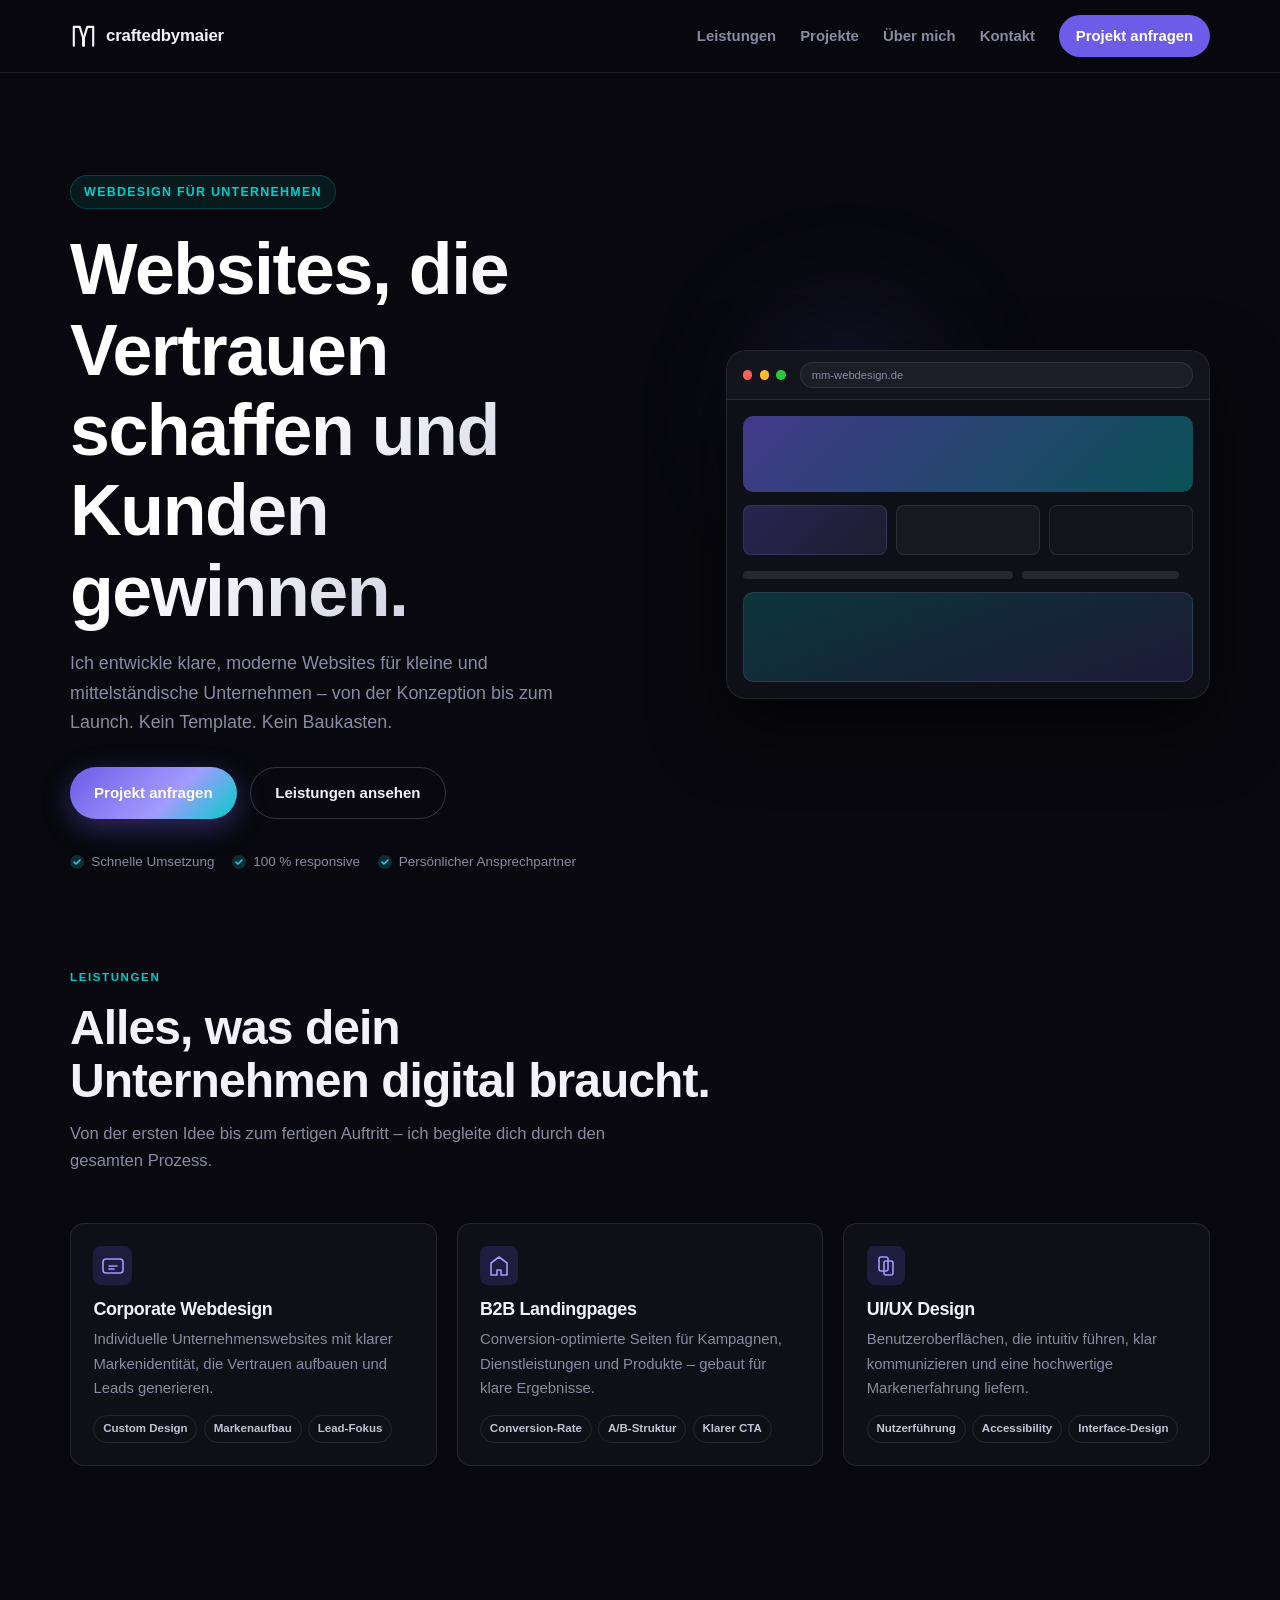
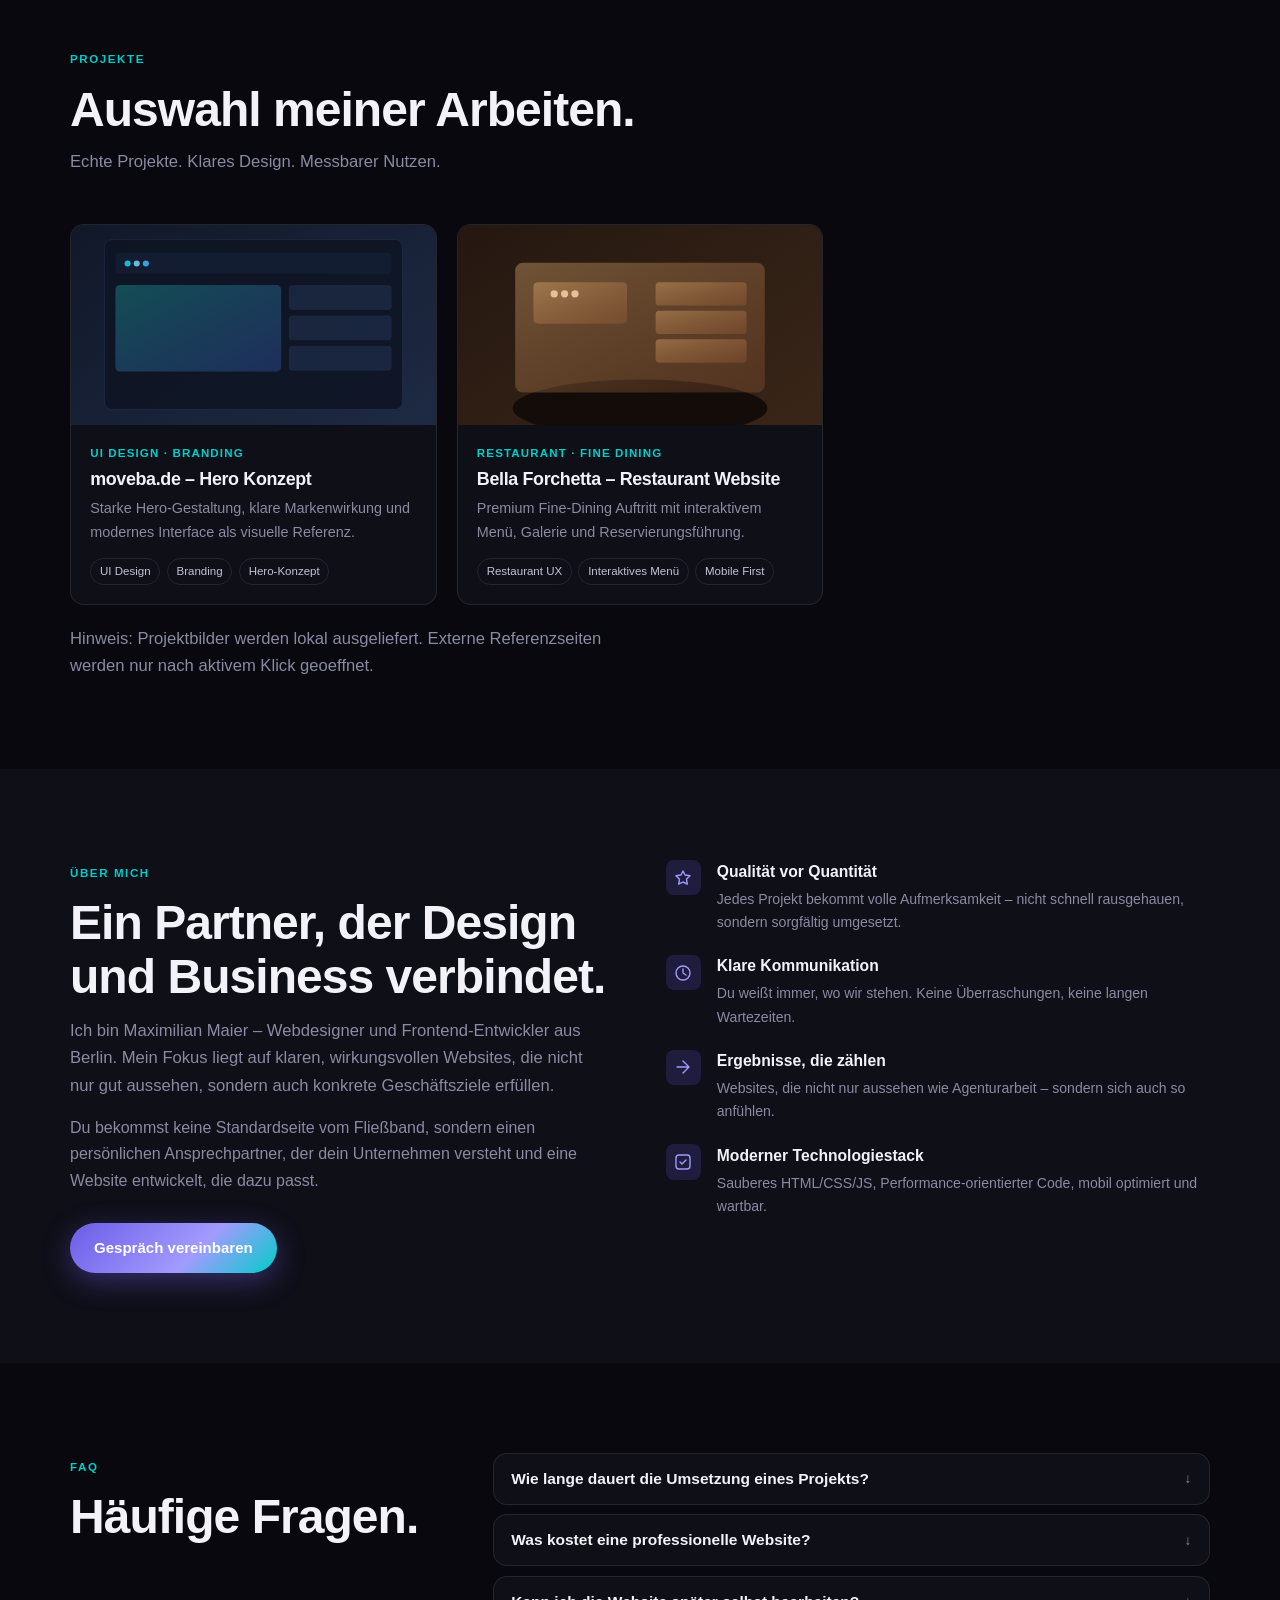
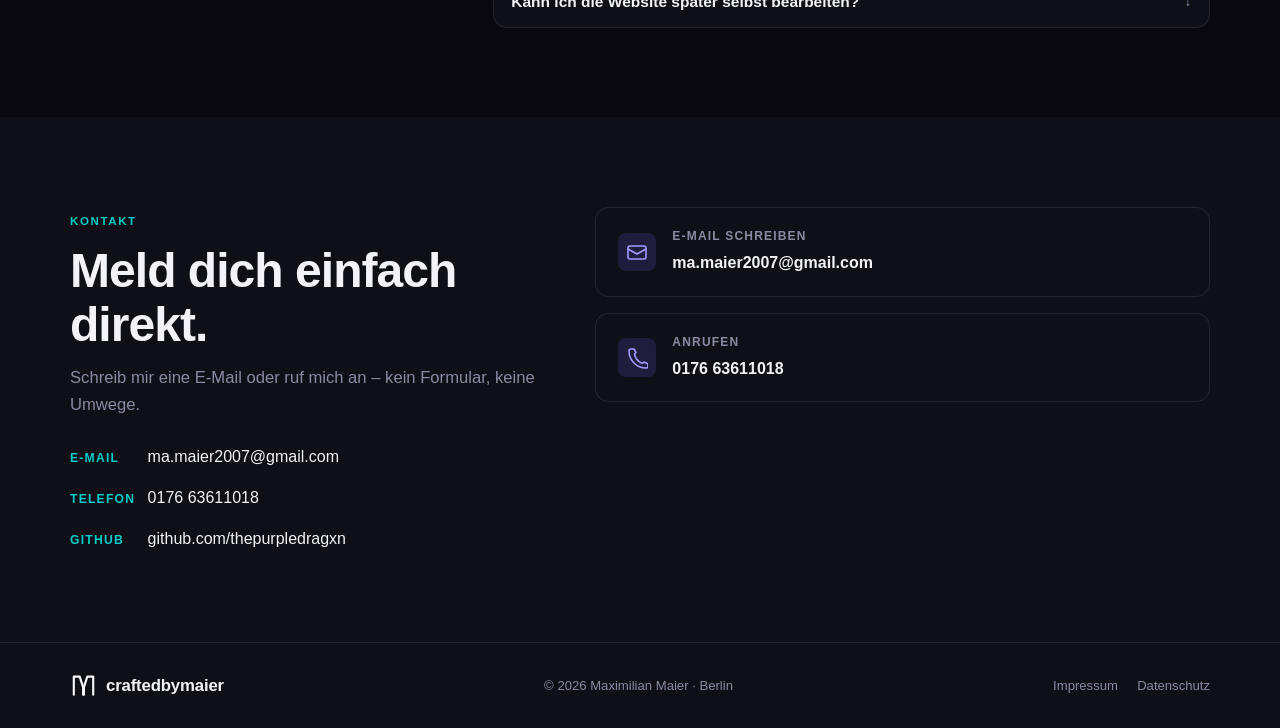
<file: index.html>
<!DOCTYPE html>
<html lang="de">
  <head>
    <meta charset="UTF-8" />
    <meta name="viewport" content="width=device-width, initial-scale=1.0" />
    <title>craftedbymaier | Professionelle Websites für Unternehmen</title>
    <meta
      name="description"
      content="craftedbymaier entwickelt hochwertige B2B-Websites, Landingpages und digitale Auftritte für Unternehmen. Klare Struktur. Starke Wirkung."
    />
    <meta name="robots" content="index, follow" />
    <meta name="theme-color" content="#08080e" />
    <meta property="og:title" content="craftedbymaier | Professionelle Websites für Unternehmen" />
    <meta property="og:description" content="Hochwertige B2B-Websites mit klarer Struktur und messbarer Wirkung." />
    <meta property="og:type" content="website" />
    <link rel="icon" type="image/svg+xml" href="logo-mark.svg" />
    <link rel="stylesheet" href="style.css" />
  </head>
  <body>
    <a class="skip-link" href="#main">Zum Inhalt springen</a>

    <header class="header" id="top">
      <div class="container nav-wrap">
        <a class="logo" href="#home" aria-label="Startseite craftedbymaier">
          <img class="logo-mark" src="logo-mark.svg" alt="" width="28" height="28" aria-hidden="true" />
          <span>craftedbymaier</span>
        </a>

        <button class="menu-toggle" aria-expanded="false" aria-controls="main-nav" aria-label="Menü öffnen">
          <span></span><span></span>
        </button>

        <nav class="nav" id="main-nav" aria-label="Hauptnavigation">
          <a href="#leistungen" style="text-align: center;">Leistungen</a>
          <a href="#projekte" style="text-align: center;">Projekte</a>
          <a href="#ueber" style="text-align: center;">Über mich</a>
          <a href="#kontakt" style="text-align: center;">Kontakt</a>
          <a class="nav-cta" href="#kontakt" style="text-align: center;">Projekt anfragen</a>
        </nav>
      </div>
    </header>

    <main id="main">

      <!-- ───── HERO ───── -->
      <section class="hero" id="home">
        <div class="container hero-inner">
          <div class="hero-text reveal">
            <div class="badge">Webdesign für Unternehmen</div>
            <h1>Websites, die Vertrauen schaffen und Kunden gewinnen.</h1>
            <p class="hero-lead">
              Ich entwickle klare, moderne Websites für kleine und mittelständische Unternehmen –
              von der Konzeption bis zum Launch. Kein Template. Kein Baukasten.
            </p>
            <div class="hero-actions">
              <a class="btn" href="#kontakt">Projekt anfragen</a>
              <a class="btn btn-outline" href="#leistungen">Leistungen ansehen</a>
            </div>
            <ul class="trust-row" aria-label="Vertrauensmerkmale">
              <li>
                <svg width="14" height="14" viewBox="0 0 14 14" fill="none" aria-hidden="true">
                  <circle cx="7" cy="7" r="7" fill="#22d3ee" fill-opacity=".18"/>
                  <path d="M4 7l2 2 4-4" stroke="#22d3ee" stroke-width="1.5" stroke-linecap="round" stroke-linejoin="round"/>
                </svg>
                Schnelle Umsetzung
              </li>
              <li>
                <svg width="14" height="14" viewBox="0 0 14 14" fill="none" aria-hidden="true">
                  <circle cx="7" cy="7" r="7" fill="#22d3ee" fill-opacity=".18"/>
                  <path d="M4 7l2 2 4-4" stroke="#22d3ee" stroke-width="1.5" stroke-linecap="round" stroke-linejoin="round"/>
                </svg>
                100 % responsive
              </li>
              <li>
                <svg width="14" height="14" viewBox="0 0 14 14" fill="none" aria-hidden="true">
                  <circle cx="7" cy="7" r="7" fill="#22d3ee" fill-opacity=".18"/>
                  <path d="M4 7l2 2 4-4" stroke="#22d3ee" stroke-width="1.5" stroke-linecap="round" stroke-linejoin="round"/>
                </svg>
                Persönlicher Ansprechpartner
              </li>
            </ul>
          </div>

          <div class="hero-visual reveal delay-1" aria-hidden="true">
            <div class="browser-mock">
              <div class="browser-bar">
                <span class="dot dot-r"></span>
                <span class="dot dot-y"></span>
                <span class="dot dot-g"></span>
                <div class="browser-url">mm-webdesign.de</div>
              </div>
              <div class="browser-body">
                <div class="mock-hero-strip"></div>
                <div class="mock-row">
                  <div class="mock-card mc-a"></div>
                  <div class="mock-card mc-b"></div>
                  <div class="mock-card mc-c"></div>
                </div>
                <div class="mock-row mt-sm">
                  <div class="mock-bar w-60"></div>
                  <div class="mock-bar w-40"></div>
                </div>
                <div class="mock-img"></div>
              </div>
            </div>
            <div class="hero-glow" aria-hidden="true"></div>
          </div>
        </div>

      </section>

      <!-- ───── LEISTUNGEN ───── -->
      <section class="section" id="leistungen">
        <div class="container">
          <div class="section-head reveal">
            <p class="eyebrow">Leistungen</p>
            <h2>Alles, was dein Unternehmen digital braucht.</h2>
            <p class="section-lead">
              Von der ersten Idee bis zum fertigen Auftritt – ich begleite dich durch den gesamten Prozess.
            </p>
          </div>

          <div class="services-grid">
            <article class="service-card reveal">
              <div class="sc-icon" aria-hidden="true">
                <svg width="22" height="22" viewBox="0 0 22 22" fill="none">
                  <rect x="1" y="4" width="20" height="14" rx="3" stroke="currentColor" stroke-width="1.6"/>
                  <path d="M7 11h8M7 14h5" stroke="currentColor" stroke-width="1.6" stroke-linecap="round"/>
                </svg>
              </div>
              <h3>Corporate Webdesign</h3>
              <p>Individuelle Unternehmenswebsites mit klarer Markenidentität, die Vertrauen aufbauen und Leads generieren.</p>
              <ul class="sc-tags">
                <li>Custom Design</li><li>Markenaufbau</li><li>Lead-Fokus</li>
              </ul>
            </article>

            <article class="service-card reveal delay-1">
              <div class="sc-icon" aria-hidden="true">
                <svg width="22" height="22" viewBox="0 0 22 22" fill="none">
                  <path d="M11 2L3 8v12h6v-5h4v5h6V8L11 2z" stroke="currentColor" stroke-width="1.6" stroke-linejoin="round"/>
                </svg>
              </div>
              <h3>B2B Landingpages</h3>
              <p>Conversion-optimierte Seiten für Kampagnen, Dienstleistungen und Produkte – gebaut für klare Ergebnisse.</p>
              <ul class="sc-tags">
                <li>Conversion-Rate</li><li>A/B-Struktur</li><li>Klarer CTA</li>
              </ul>
            </article>

            <article class="service-card reveal delay-2">
              <div class="sc-icon" aria-hidden="true">
                <svg width="22" height="22" viewBox="0 0 22 22" fill="none">
                  <rect x="4" y="2" width="9" height="14" rx="2" stroke="currentColor" stroke-width="1.6"/>
                  <rect x="9" y="6" width="9" height="14" rx="2" stroke="currentColor" stroke-width="1.6"/>
                </svg>
              </div>
              <h3>UI/UX Design</h3>
              <p>Benutzeroberflächen, die intuitiv führen, klar kommunizieren und eine hochwertige Markenerfahrung liefern.</p>
              <ul class="sc-tags">
                <li>Nutzerführung</li><li>Accessibility</li><li>Interface-Design</li>
              </ul>
            </article>

          </div>
        </div>
      </section>



      <!-- ───── PROJEKTE ───── -->
      <section class="section" id="projekte">
        <div class="container">
          <div class="section-head reveal">
            <p class="eyebrow">Projekte</p>
            <h2>Auswahl meiner Arbeiten.</h2>
            <p class="section-lead">Echte Projekte. Klares Design. Messbarer Nutzen.</p>
          </div>

          <div class="project-grid">
            <article class="project-card reveal">
              <div class="project-thumb">
                <img
                  src="assets/placeholder-project.svg"
                  alt="Projektvorschau als lokale Platzhaltergrafik"
                  loading="lazy"
                  decoding="async"
                />
                <div class="project-overlay">
                  <a class="btn btn-sm" href="https://moveba.de" target="_blank" rel="noopener noreferrer">Ansehen →</a>
                </div>
              </div>
              <div class="project-body">
                <div class="project-meta">UI Design · Branding</div>
                <h3>moveba.de – Hero Konzept</h3>
                <p>Starke Hero-Gestaltung, klare Markenwirkung und modernes Interface als visuelle Referenz.</p>
                <ul class="tech-tags" aria-label="Verwendete Technologien">
                  <li>UI Design</li><li>Branding</li><li>Hero-Konzept</li>
                </ul>
              </div>
            </article>

            <article class="project-card reveal delay-1">
              <div class="project-thumb">
                <img
                  src="assets/placeholder-restaurant.svg"
                  alt="Restaurant Website Vorschau als lokale Platzhaltergrafik"
                  loading="lazy"
                  decoding="async"
                />
                <div class="project-overlay">
                  <a class="btn btn-sm" href="restaurant-demo.html">Ansehen →</a>
                </div>
              </div>
              <div class="project-body">
                <div class="project-meta">Restaurant · Fine Dining</div>
                <h3>Bella Forchetta – Restaurant Website</h3>
                <p>Premium Fine-Dining Auftritt mit interaktivem Menü, Galerie und Reservierungsführung.</p>
                <ul class="tech-tags" aria-label="Verwendete Technologien">
                  <li>Restaurant UX</li><li>Interaktives Menü</li><li>Mobile First</li>
                </ul>
              </div>
            </article>
          </div>
          <p class="section-lead" style="margin-top: 1.2rem;">
            Hinweis: Projektbilder werden lokal ausgeliefert. Externe Referenzseiten werden nur nach aktivem Klick geoeffnet.
          </p>
        </div>
      </section>

      <!-- ───── ÜBER MICH ───── -->
      <section class="section section-alt" id="ueber">
        <div class="container about-grid">
          <div class="about-copy reveal">
            <p class="eyebrow">Über mich</p>
            <h2>Ein Partner, der Design und Business verbindet.</h2>
            <p class="section-lead">
              Ich bin Maximilian Maier – Webdesigner und Frontend-Entwickler aus Berlin. Mein Fokus liegt auf klaren,
              wirkungsvollen Websites, die nicht nur gut aussehen, sondern auch konkrete Geschäftsziele erfüllen.
            </p>
            <p class="body-text">
              Du bekommst keine Standardseite vom Fließband, sondern einen persönlichen Ansprechpartner, der dein
              Unternehmen versteht und eine Website entwickelt, die dazu passt.
            </p>
            <a class="btn" href="#kontakt">Gespräch vereinbaren</a>
          </div>

          <ul class="about-values reveal delay-1" aria-label="Meine Werte">
            <li>
              <div class="av-icon" aria-hidden="true">
                <svg width="18" height="18" viewBox="0 0 18 18" fill="none">
                  <path d="M9 2l2 4 5 .7-3.5 3.4.8 5L9 13l-4.3 2.2.8-5L2 6.7 7 6z" stroke="currentColor" stroke-width="1.4" stroke-linejoin="round"/>
                </svg>
              </div>
              <div>
                <strong>Qualität vor Quantität</strong>
                <p>Jedes Projekt bekommt volle Aufmerksamkeit – nicht schnell rausgehauen, sondern sorgfältig umgesetzt.</p>
              </div>
            </li>
            <li>
              <div class="av-icon" aria-hidden="true">
                <svg width="18" height="18" viewBox="0 0 18 18" fill="none">
                  <circle cx="9" cy="9" r="7" stroke="currentColor" stroke-width="1.4"/>
                  <path d="M9 5v4l3 2" stroke="currentColor" stroke-width="1.4" stroke-linecap="round"/>
                </svg>
              </div>
              <div>
                <strong>Klare Kommunikation</strong>
                <p>Du weißt immer, wo wir stehen. Keine Überraschungen, keine langen Wartezeiten.</p>
              </div>
            </li>
            <li>
              <div class="av-icon" aria-hidden="true">
                <svg width="18" height="18" viewBox="0 0 18 18" fill="none">
                  <path d="M3 9h12M9 3l6 6-6 6" stroke="currentColor" stroke-width="1.4" stroke-linecap="round" stroke-linejoin="round"/>
                </svg>
              </div>
              <div>
                <strong>Ergebnisse, die zählen</strong>
                <p>Websites, die nicht nur aussehen wie Agenturarbeit – sondern sich auch so anfühlen.</p>
              </div>
            </li>
            <li>
              <div class="av-icon" aria-hidden="true">
                <svg width="18" height="18" viewBox="0 0 18 18" fill="none">
                  <rect x="2" y="2" width="14" height="14" rx="3" stroke="currentColor" stroke-width="1.4"/>
                  <path d="M6 9l2 2 4-4" stroke="currentColor" stroke-width="1.4" stroke-linecap="round" stroke-linejoin="round"/>
                </svg>
              </div>
              <div>
                <strong>Moderner Technologiestack</strong>
                <p>Sauberes HTML/CSS/JS, Performance-orientierter Code, mobil optimiert und wartbar.</p>
              </div>
            </li>
          </ul>
        </div>
      </section>

      <!-- ───── FAQ ───── -->
      <section class="section" id="faq">
        <div class="container faq-layout">
          <div class="section-head reveal">
            <p class="eyebrow">FAQ</p>
            <h2>Häufige Fragen.</h2>
          </div>

          <div class="accordion reveal delay-1" role="list">
            <article class="accordion-item">
              <button class="accordion-trigger" aria-expanded="false" aria-controls="faq-1" id="faq-trigger-1">
                Wie lange dauert die Umsetzung eines Projekts?
              </button>
              <div class="accordion-panel" id="faq-1" role="region" aria-labelledby="faq-trigger-1">
                <p>Eine einfache Website oder Landingpage ist in der Regel innerhalb von 1–2 Wochen fertig. Nach unserem Erstgespräch bekommst du eine realistische Timeline für dein Projekt.</p>
              </div>
            </article>

            <article class="accordion-item">
              <button class="accordion-trigger" aria-expanded="false" aria-controls="faq-2" id="faq-trigger-2">
                Was kostet eine professionelle Website?
              </button>
              <div class="accordion-panel" id="faq-2" role="region" aria-labelledby="faq-trigger-2">
                <p>Der Preis hängt vom Umfang ab. Eine einfache Unternehmensseite beginnt ab 300 €, komplexere Projekte werden individuell kalkuliert. Du bekommst immer ein transparentes Angebot vorab.</p>
              </div>
            </article>

            <article class="accordion-item">
              <button class="accordion-trigger" aria-expanded="false" aria-controls="faq-3" id="faq-trigger-3">
                Kann ich die Website später selbst bearbeiten?
              </button>
              <div class="accordion-panel" id="faq-3" role="region" aria-labelledby="faq-trigger-3">
                <p>Ja. Auf Wunsch baue ich die Seite so auf, dass Inhalte leicht gepflegt werden können. Alternativ übernehme ich langfristige Wartung und Updates für dich.</p>
              </div>
            </article>


          </div>
        </div>
      </section>

      <!-- ───── KONTAKT ───── -->
      <section class="section section-alt" id="kontakt">
        <div class="container contact-layout">
          <div class="contact-copy reveal">
            <p class="eyebrow">Kontakt</p>
            <h2>Meld dich einfach direkt.</h2>
            <p class="section-lead">
              Schreib mir eine E-Mail oder ruf mich an – kein Formular, keine Umwege.
            </p>
            <ul class="contact-direct">
              <li>
                <span class="cd-label">E-Mail</span>
                <a href="mailto:ma.maier2007@gmail.com">ma.maier2007@gmail.com</a>
              </li>
              <li>
                <span class="cd-label">Telefon</span>
                <a href="tel:+4917663611018">0176 63611018</a>
              </li>
              <li>
                <span class="cd-label">GitHub</span>
                <a href="https://github.com/thepurpledragxn" target="_blank" rel="noopener noreferrer">github.com/thepurpledragxn</a>
              </li>
            </ul>
          </div>

          <div class="contact-cta-box reveal delay-1">
            <a class="contact-cta-link" href="mailto:ma.maier2007@gmail.com">
              <div class="cta-icon" aria-hidden="true">
                <svg width="22" height="22" viewBox="0 0 22 22" fill="none">
                  <rect x="2" y="5" width="18" height="13" rx="2" stroke="currentColor" stroke-width="1.6"/>
                  <path d="M2 8l9 5 9-5" stroke="currentColor" stroke-width="1.6" stroke-linecap="round"/>
                </svg>
              </div>
              <div>
                <span class="cta-label">E-Mail schreiben</span>
                <span class="cta-value">ma.maier2007@gmail.com</span>
              </div>
            </a>
            <a class="contact-cta-link" href="tel:+4917663611018">
              <div class="cta-icon" aria-hidden="true">
                <svg width="22" height="22" viewBox="0 0 22 22" fill="none">
                  <path d="M7 2h-2a2 2 0 00-2 2c0 9.39 7.61 17 17 17a2 2 0 002-2v-2l-4-2-1.5 1.5A13.07 13.07 0 018.5 7L10 5.5 8 2z" stroke="currentColor" stroke-width="1.6" stroke-linejoin="round"/>
                </svg>
              </div>
              <div>
                <span class="cta-label">Anrufen</span>
                <span class="cta-value">0176 63611018</span>
              </div>
            </a>
          </div>
        </div>
      </section>

    </main>

    <footer class="footer">
      <div class="container footer-inner">
        <a class="logo" href="#home" aria-label="Zurück nach oben">
          <img class="logo-mark" src="logo-mark.svg" alt="" width="26" height="26" aria-hidden="true" />
          <span>craftedbymaier</span>
        </a>
        <p class="footer-copy">© 2026 Maximilian Maier · Berlin</p>
        <nav class="footer-nav" aria-label="Rechtliches">
          <a href="impressum.html">Impressum</a>
          <a href="datenschutz.html">Datenschutz</a>
        </nav>
      </div>
    </footer>

    <script src="script.js"></script>
  </body>
</html>
</file>
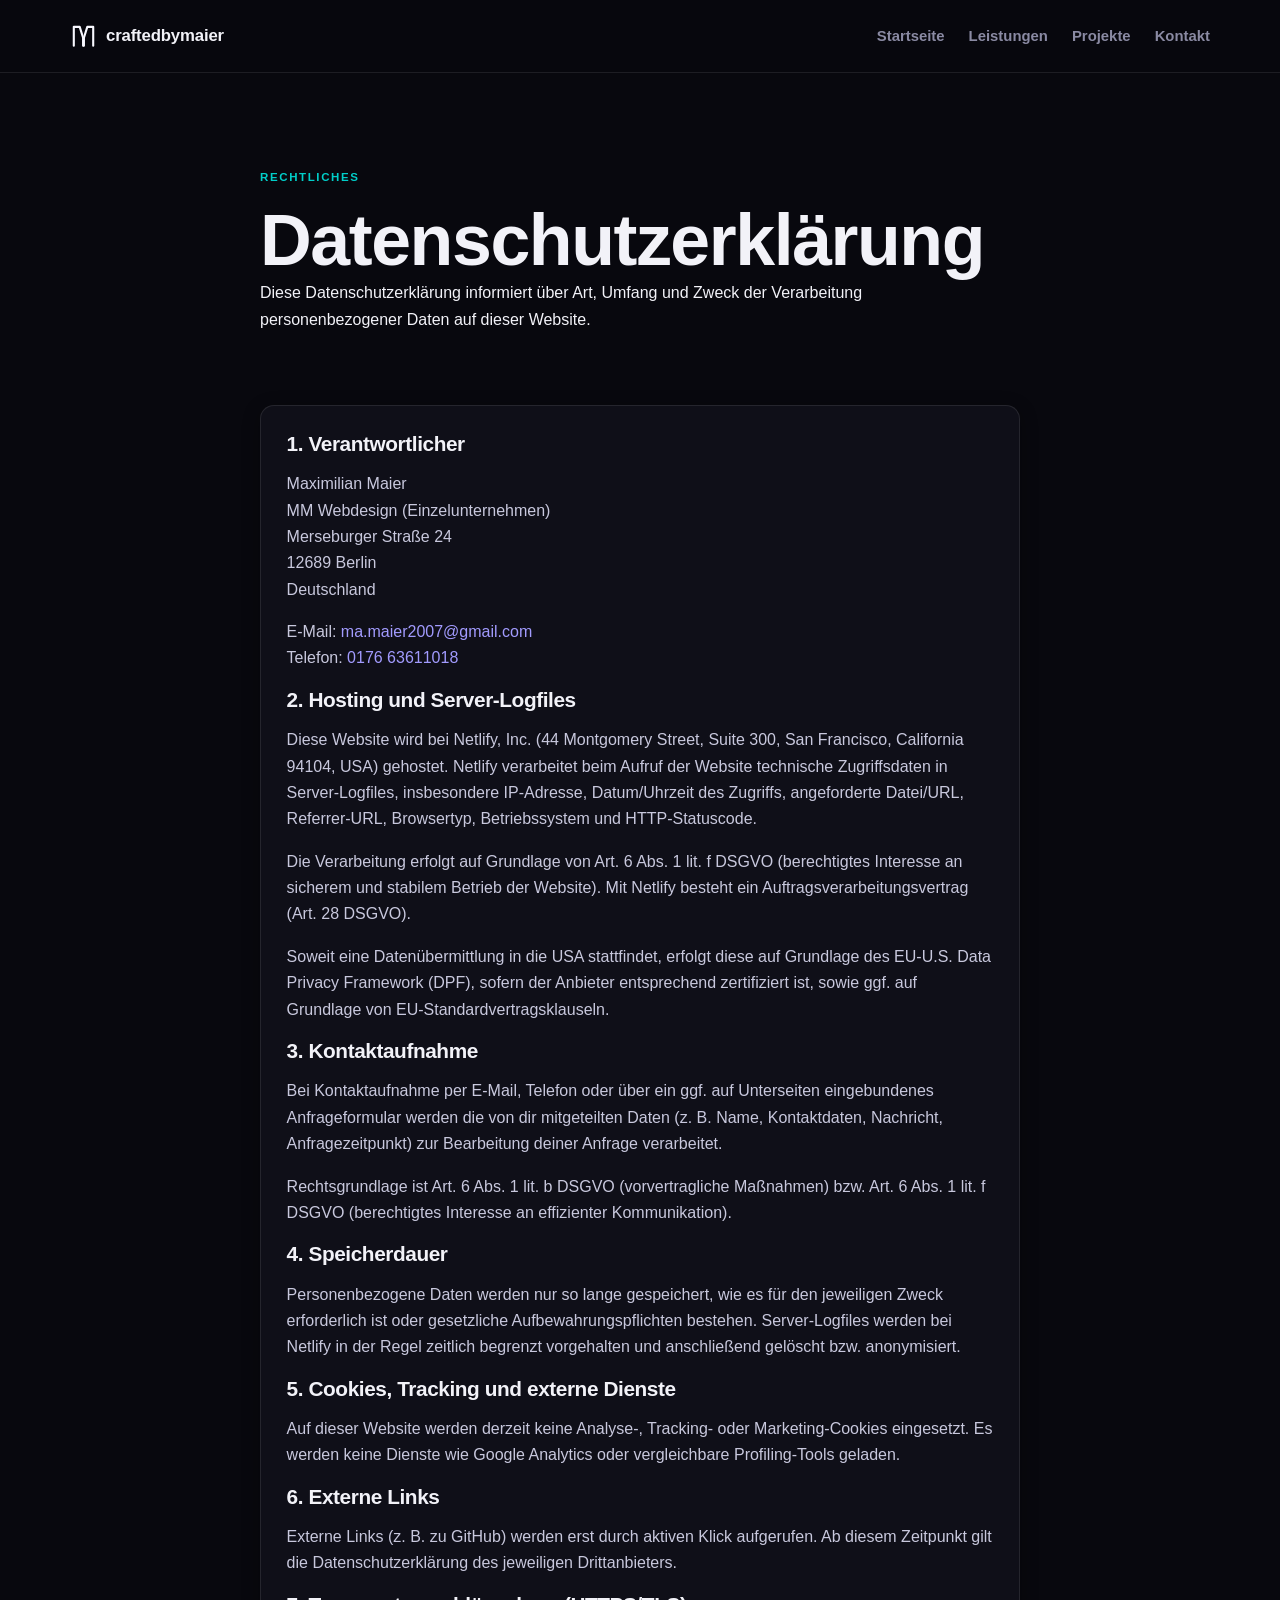
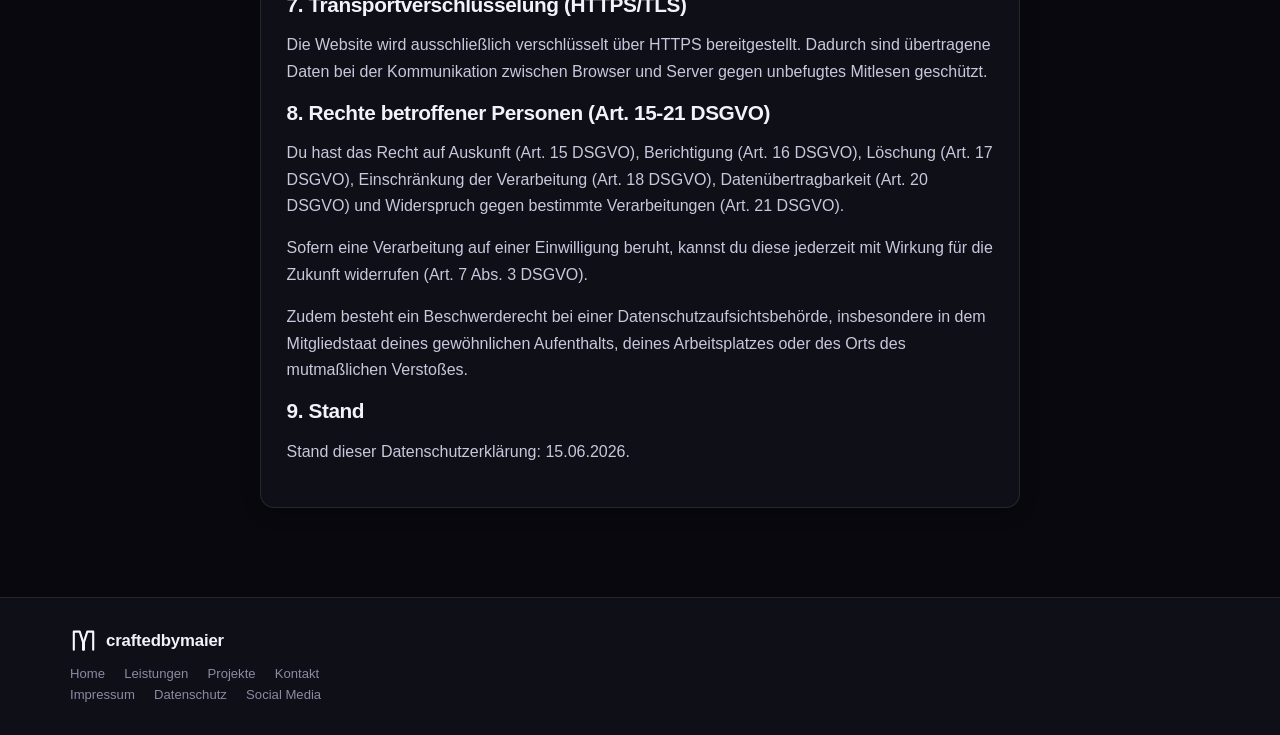
<file: datenschutz.html>
﻿<!DOCTYPE html>
<html lang="de">
  <head>
    <meta charset="UTF-8" />
    <meta name="viewport" content="width=device-width, initial-scale=1.0" />
    <title>Datenschutz | craftedbymaier</title>
    <meta
      name="description"
      content="Datenschutzerklärung von craftedbymaier mit Informationen zur Verarbeitung personenbezogener Daten."
    />
    <meta name="robots" content="index, follow" />
    <meta name="theme-color" content="#0B0B0F" />
    <link rel="icon" type="image/svg+xml" href="logo-mark.svg" />
    <link rel="stylesheet" href="style.css" />
  </head>
  <body>
    <a class="skip-link" href="#main">Zum Inhalt springen</a>

    <div class="site-bg" aria-hidden="true">
      <div class="blob blob-one"></div>
      <div class="blob blob-two"></div>
      <div class="noise"></div>
    </div>

    <header class="header" id="top">
      <div class="container nav-wrap">
        <a class="logo" href="index.html#home" aria-label="Startseite">
          <img class="logo-mark" src="logo-mark.svg" alt="craftedbymaier Logo" width="28" height="28" />
          <span>craftedbymaier</span>
        </a>

        <nav class="nav nav-legal" aria-label="Hauptnavigation">
          <a href="index.html#home">Startseite</a>
          <a href="index.html#leistungen">Leistungen</a>
          <a href="index.html#projekte">Projekte</a>
          <a href="index.html#kontakt">Kontakt</a>
        </nav>
      </div>
    </header>

    <main id="main">
      <section class="section legal-shell">
        <div class="container legal-layout">
          <div class="section-head reveal show">
            <p class="eyebrow">Rechtliches</p>
            <h1>Datenschutzerklärung</h1>
            <p class="lead compact">
              Diese Datenschutzerklärung informiert über Art, Umfang und Zweck der Verarbeitung personenbezogener
              Daten auf dieser Website.
            </p>
          </div>

          <article class="legal-card reveal show">
            <h2>1. Verantwortlicher</h2>
            <div class="legal-copy">
              <p>
                Maximilian Maier<br />
                MM Webdesign (Einzelunternehmen)<br />
                Merseburger Straße 24<br />
                12689 Berlin<br />
                Deutschland
              </p>
              <p>
                E-Mail: <a href="mailto:ma.maier2007@gmail.com">ma.maier2007@gmail.com</a><br />
                Telefon: <a href="tel:+4917663611018">0176 63611018</a>
              </p>

              <h2>2. Hosting und Server-Logfiles</h2>
              <p>
                Diese Website wird bei Netlify, Inc. (44 Montgomery Street, Suite 300, San Francisco, California
                94104, USA) gehostet. Netlify verarbeitet beim Aufruf der Website technische Zugriffsdaten in
                Server-Logfiles, insbesondere IP-Adresse, Datum/Uhrzeit des Zugriffs, angeforderte Datei/URL,
                Referrer-URL, Browsertyp, Betriebssystem und HTTP-Statuscode.
              </p>
              <p>
                Die Verarbeitung erfolgt auf Grundlage von Art. 6 Abs. 1 lit. f DSGVO (berechtigtes Interesse an
                sicherem und stabilem Betrieb der Website). Mit Netlify besteht ein Auftragsverarbeitungsvertrag
                (Art. 28 DSGVO).
              </p>
              <p>
                Soweit eine Datenübermittlung in die USA stattfindet, erfolgt diese auf Grundlage des
                EU-U.S. Data Privacy Framework (DPF), sofern der Anbieter entsprechend zertifiziert ist,
                sowie ggf. auf Grundlage von EU-Standardvertragsklauseln.
              </p>

              <h2>3. Kontaktaufnahme</h2>
              <p>
                Bei Kontaktaufnahme per E-Mail, Telefon oder über ein ggf. auf Unterseiten eingebundenes
                Anfrageformular werden die von dir mitgeteilten Daten (z. B. Name, Kontaktdaten, Nachricht,
                Anfragezeitpunkt) zur Bearbeitung deiner Anfrage verarbeitet.
              </p>
              <p>
                Rechtsgrundlage ist Art. 6 Abs. 1 lit. b DSGVO (vorvertragliche Maßnahmen) bzw. Art. 6 Abs. 1
                lit. f DSGVO (berechtigtes Interesse an effizienter Kommunikation).
              </p>

              <h2>4. Speicherdauer</h2>
              <p>
                Personenbezogene Daten werden nur so lange gespeichert, wie es für den jeweiligen Zweck erforderlich
                ist oder gesetzliche Aufbewahrungspflichten bestehen. Server-Logfiles werden bei Netlify in der Regel
                zeitlich begrenzt vorgehalten und anschließend gelöscht bzw. anonymisiert.
              </p>

              <h2>5. Cookies, Tracking und externe Dienste</h2>
              <p>
                Auf dieser Website werden derzeit keine Analyse-, Tracking- oder Marketing-Cookies eingesetzt.
                Es werden keine Dienste wie Google Analytics oder vergleichbare Profiling-Tools geladen.
              </p>

              <h2>6. Externe Links</h2>
              <p>
                Externe Links (z. B. zu GitHub) werden erst durch aktiven Klick aufgerufen. Ab diesem Zeitpunkt gilt
                die Datenschutzerklärung des jeweiligen Drittanbieters.
              </p>

              <h2>7. Transportverschlüsselung (HTTPS/TLS)</h2>
              <p>
                Die Website wird ausschließlich verschlüsselt über HTTPS bereitgestellt. Dadurch sind übertragene
                Daten bei der Kommunikation zwischen Browser und Server gegen unbefugtes Mitlesen geschützt.
              </p>

              <h2>8. Rechte betroffener Personen (Art. 15-21 DSGVO)</h2>
              <p>
                Du hast das Recht auf Auskunft (Art. 15 DSGVO), Berichtigung (Art. 16 DSGVO), Löschung (Art. 17
                DSGVO), Einschränkung der Verarbeitung (Art. 18 DSGVO), Datenübertragbarkeit (Art. 20 DSGVO) und
                Widerspruch gegen bestimmte Verarbeitungen (Art. 21 DSGVO).
              </p>
              <p>
                Sofern eine Verarbeitung auf einer Einwilligung beruht, kannst du diese jederzeit mit Wirkung für
                die Zukunft widerrufen (Art. 7 Abs. 3 DSGVO).
              </p>
              <p>
                Zudem besteht ein Beschwerderecht bei einer Datenschutzaufsichtsbehörde, insbesondere in dem
                Mitgliedstaat deines gewöhnlichen Aufenthalts, deines Arbeitsplatzes oder des Orts des mutmaßlichen
                Verstoßes.
              </p>

              <h2>9. Stand</h2>
              <p>Stand dieser Datenschutzerklärung: 15.06.2026.</p>
            </div>
          </article>
        </div>
      </section>
    </main>

    <footer class="footer">
      <div class="container footer-grid">
        <a class="logo" href="index.html#home" aria-label="Startseite">
          <img class="logo-mark" src="logo-mark.svg" alt="craftedbymaier Logo" width="28" height="28" />
          <span>craftedbymaier</span>
        </a>

        <nav class="footer-nav" aria-label="Footer Navigation">
          <a href="index.html#home">Home</a>
          <a href="index.html#leistungen">Leistungen</a>
          <a href="index.html#projekte">Projekte</a>
          <a href="index.html#kontakt">Kontakt</a>
        </nav>

        <nav class="footer-nav" aria-label="Rechtliches">
          <a href="impressum.html">Impressum</a>
          <a href="datenschutz.html" aria-current="page">Datenschutz</a>
          <a href="https://github.com/thepurpledragxn" target="_blank" rel="noopener noreferrer">Social Media</a>
        </nav>
      </div>
    </footer>
  </body>
</html>
</file>
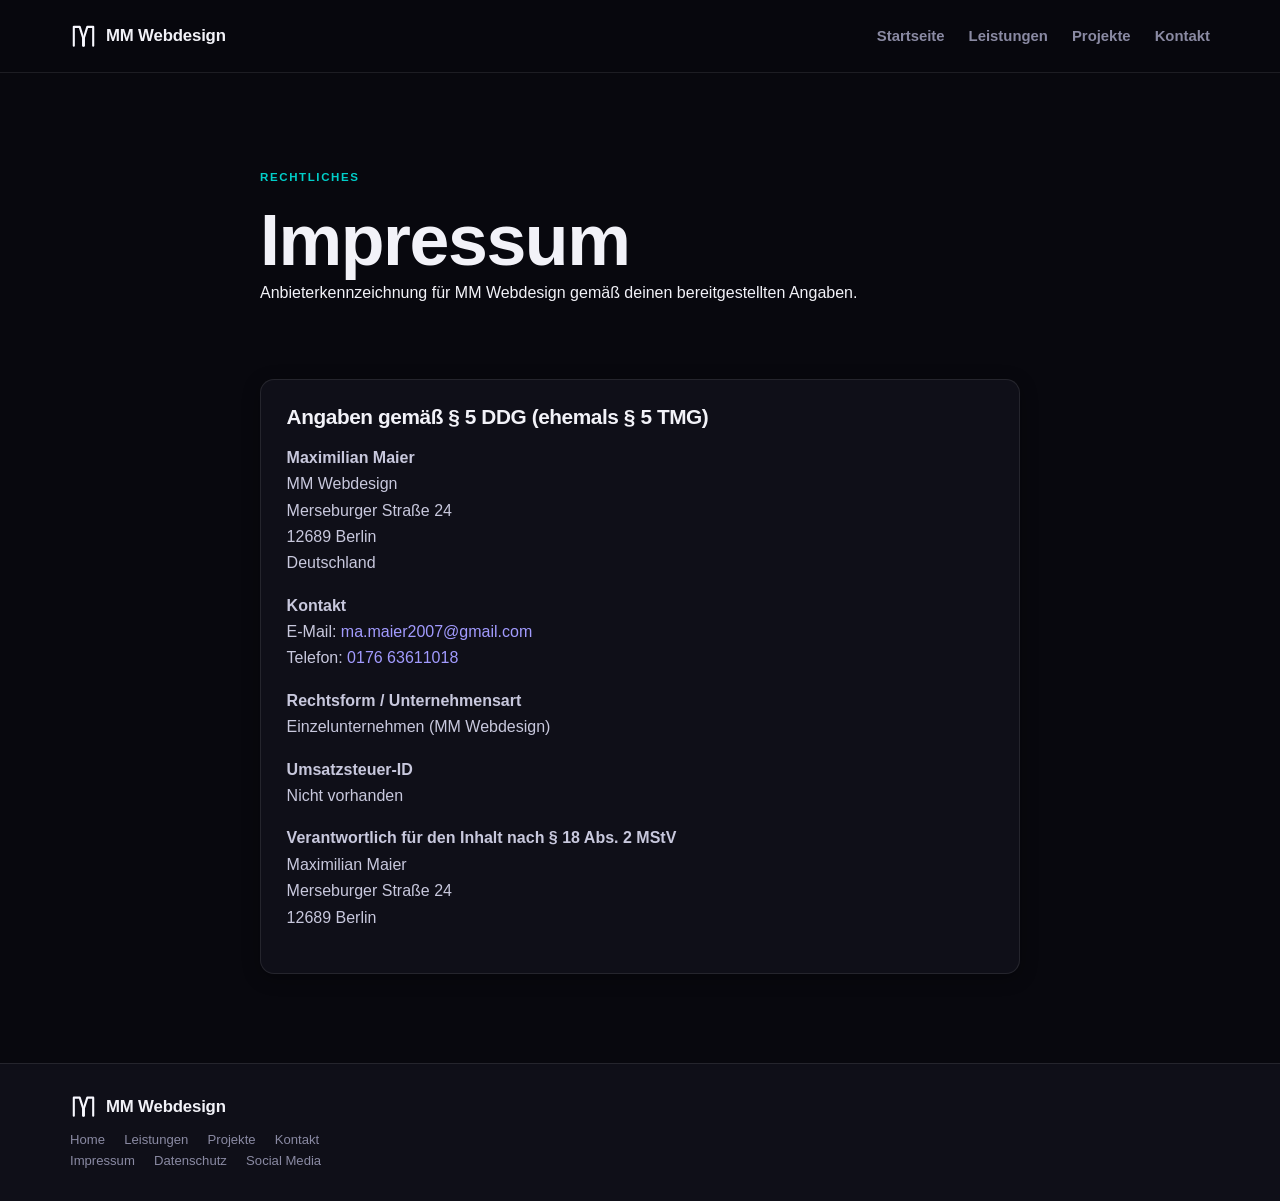
<file: impressum.html>
﻿<!DOCTYPE html>
<html lang="de">
  <head>
    <meta charset="UTF-8" />
    <meta name="viewport" content="width=device-width, initial-scale=1.0" />
    <title>Impressum | craftedbymaier</title>
    <meta
      name="description"
      content="Impressum von MM Webdesign mit den gesetzlich erforderlichen Anbieterkennzeichnungen."
    />
    <meta name="robots" content="index, follow" />
    <meta name="theme-color" content="#0B0B0F" />
    <link rel="icon" type="image/svg+xml" href="logo-mark.svg" />
    <link rel="stylesheet" href="style.css" />
  </head>
  <body>
    <a class="skip-link" href="#main">Zum Inhalt springen</a>

    <div class="site-bg" aria-hidden="true">
      <div class="blob blob-one"></div>
      <div class="blob blob-two"></div>
      <div class="noise"></div>
    </div>

    <header class="header" id="top">
      <div class="container nav-wrap">
        <a class="logo" href="index.html#home" aria-label="Startseite">
          <img class="logo-mark" src="logo-mark.svg" alt="MM Webdesign Logo" width="28" height="28" />
          <span>MM Webdesign</span>
        </a>

        <nav class="nav nav-legal" aria-label="Hauptnavigation">
          <a href="index.html#home">Startseite</a>
          <a href="index.html#leistungen">Leistungen</a>
          <a href="index.html#projekte">Projekte</a>
          <a href="index.html#kontakt">Kontakt</a>
        </nav>
      </div>
    </header>

    <main id="main">
      <section class="section legal-shell">
        <div class="container legal-layout">
          <div class="section-head reveal show">
            <p class="eyebrow">Rechtliches</p>
            <h1>Impressum</h1>
            <p class="lead compact">
              Anbieterkennzeichnung für MM Webdesign gemäß deinen bereitgestellten Angaben.
            </p>
          </div>

          <article class="legal-card reveal show">
            <h2>Angaben gemäß § 5 DDG (ehemals § 5 TMG)</h2>
            <div class="legal-copy">
              <p>
                <strong>Maximilian Maier</strong><br />
                MM Webdesign<br />
                Merseburger Straße 24<br />
                12689 Berlin<br />
                Deutschland
              </p>

              <p>
                <strong>Kontakt</strong><br />
                E-Mail: <a href="mailto:ma.maier2007@gmail.com">ma.maier2007@gmail.com</a><br />
                Telefon: <a href="tel:+4917663611018">0176 63611018</a>
              </p>

              <p>
                <strong>Rechtsform / Unternehmensart</strong><br />
                Einzelunternehmen (MM Webdesign)
              </p>

              <p>
                <strong>Umsatzsteuer-ID</strong><br />
                Nicht vorhanden
              </p>

              <p>
                <strong>Verantwortlich für den Inhalt nach § 18 Abs. 2 MStV</strong><br />
                Maximilian Maier<br />
                Merseburger Straße 24<br />
                12689 Berlin
              </p>
            </div>
          </article>
        </div>
      </section>
    </main>

    <footer class="footer">
      <div class="container footer-grid">
        <a class="logo" href="index.html#home" aria-label="Startseite">
          <img class="logo-mark" src="logo-mark.svg" alt="MM Webdesign Logo" width="28" height="28" />
          <span>MM Webdesign</span>
        </a>

        <nav class="footer-nav" aria-label="Footer Navigation">
          <a href="index.html#home">Home</a>
          <a href="index.html#leistungen">Leistungen</a>
          <a href="index.html#projekte">Projekte</a>
          <a href="index.html#kontakt">Kontakt</a>
        </nav>

        <nav class="footer-nav" aria-label="Rechtliches">
          <a href="impressum.html" aria-current="page">Impressum</a>
          <a href="datenschutz.html">Datenschutz</a>
          <a href="https://github.com/thepurpledragxn" target="_blank" rel="noopener noreferrer">Social Media</a>
        </nav>
      </div>
    </footer>
  </body>
</html>
</file>
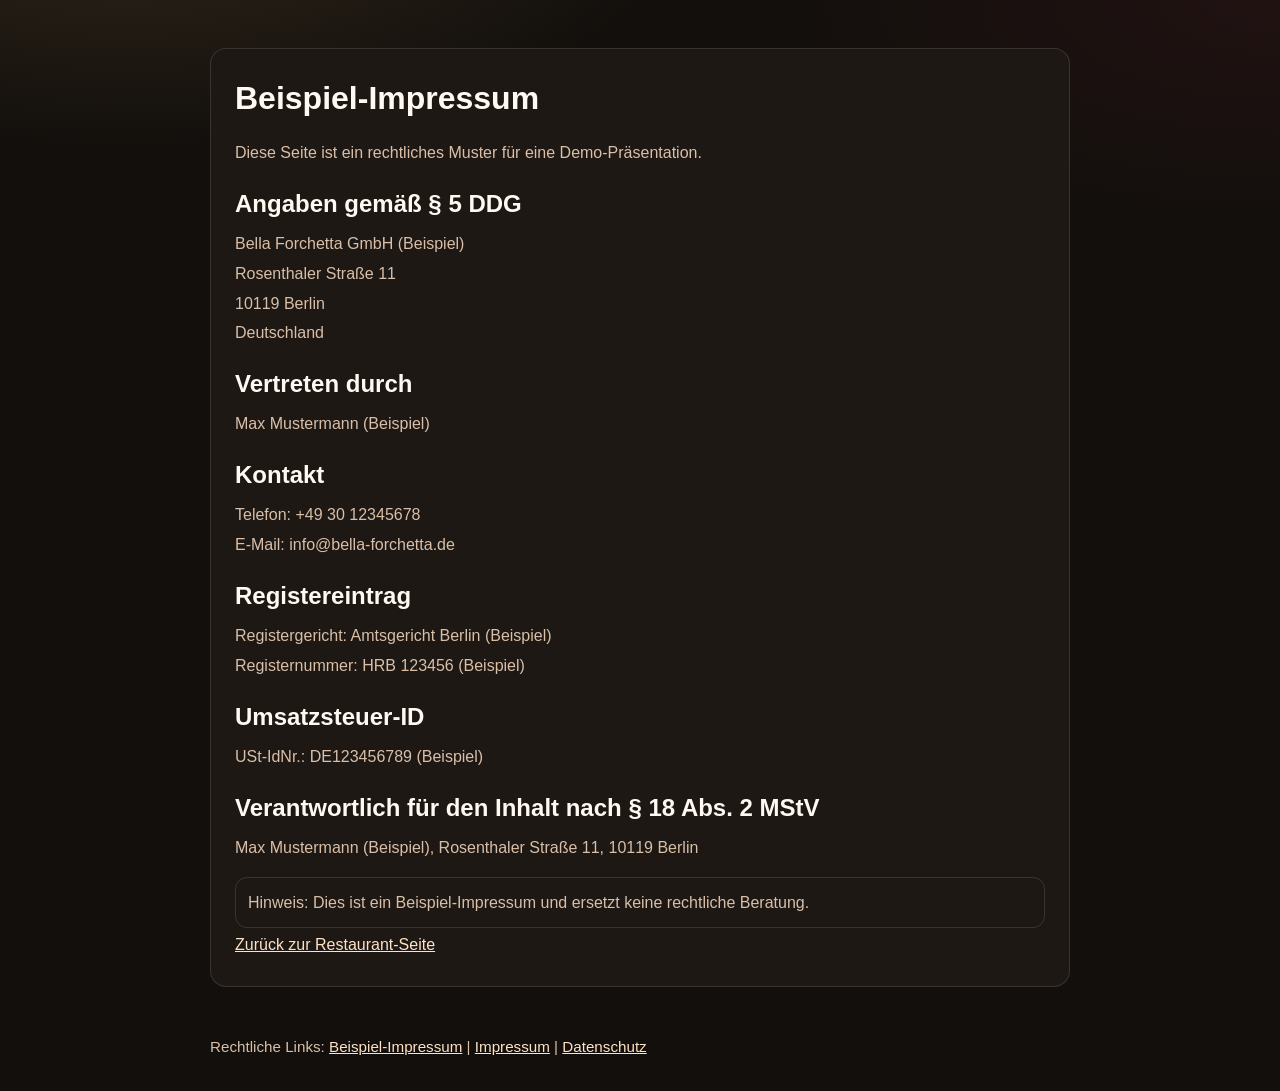
<file: restaurant-impressum.html>
﻿<!DOCTYPE html>
<html lang="de">
  <head>
    <meta charset="UTF-8" />
    <meta name="viewport" content="width=device-width, initial-scale=1.0" />
    <title>Beispiel-Impressum | Bella Forchetta</title>
    <meta
      name="description"
      content="Beispiel-Impressum für die Restaurant-Demoseite Bella Forchetta."
    />
    <meta name="robots" content="noindex, nofollow" />
    <meta name="theme-color" content="#120f0c" />
    <style>
      :root {
        --bg: #120f0c;
        --surface: #1d1814;
        --text: #fff9f1;
        --muted: #d9bfa8;
        --line: rgba(255, 255, 255, 0.12);
      }

      * {
        box-sizing: border-box;
      }

      body {
        margin: 0;
        font-family: "Segoe UI", Tahoma, Geneva, Verdana, sans-serif;
        color: var(--text);
        line-height: 1.6;
        background:
          radial-gradient(1000px 450px at 10% -10%, rgba(214, 164, 106, 0.16), transparent 58%),
          radial-gradient(900px 400px at 100% 0%, rgba(109, 35, 48, 0.16), transparent 60%),
          var(--bg);
      }

      main {
        width: min(860px, 92vw);
        margin: 3rem auto;
        border: 1px solid var(--line);
        border-radius: 16px;
        background: var(--surface);
        padding: 1.5rem;
      }

      h1,
      h2 {
        margin: 0;
        font-family: "Trebuchet MS", "Segoe UI", Tahoma, sans-serif;
      }

      h1 {
        margin-bottom: 1rem;
      }

      h2 {
        margin-top: 1.2rem;
        margin-bottom: 0.5rem;
      }

      p {
        margin: 0.25rem 0;
        color: var(--muted);
      }

      .hint {
        margin-top: 1rem;
        padding: 0.75rem;
        border: 1px solid var(--line);
        border-radius: 12px;
      }

      a {
        color: #ffe2c4;
      }

      footer {
        width: min(860px, 92vw);
        margin: 0 auto 2rem;
        color: var(--muted);
        font-size: 0.95rem;
      }
    </style>
  </head>
  <body>
    <main>
      <h1>Beispiel-Impressum</h1>
      <p>Diese Seite ist ein rechtliches Muster für eine Demo-Präsentation.</p>

      <h2>Angaben gemäß § 5 DDG</h2>
      <p>Bella Forchetta GmbH (Beispiel)</p>
      <p>Rosenthaler Straße 11</p>
      <p>10119 Berlin</p>
      <p>Deutschland</p>

      <h2>Vertreten durch</h2>
      <p>Max Mustermann (Beispiel)</p>

      <h2>Kontakt</h2>
      <p>Telefon: +49 30 12345678</p>
      <p>E-Mail: info@bella-forchetta.de</p>

      <h2>Registereintrag</h2>
      <p>Registergericht: Amtsgericht Berlin (Beispiel)</p>
      <p>Registernummer: HRB 123456 (Beispiel)</p>

      <h2>Umsatzsteuer-ID</h2>
      <p>USt-IdNr.: DE123456789 (Beispiel)</p>

      <h2>Verantwortlich für den Inhalt nach § 18 Abs. 2 MStV</h2>
      <p>Max Mustermann (Beispiel), Rosenthaler Straße 11, 10119 Berlin</p>

      <p class="hint">
        Hinweis: Dies ist ein Beispiel-Impressum und ersetzt keine rechtliche Beratung.
      </p>

      <p><a href="restaurant-demo.html">Zurück zur Restaurant-Seite</a></p>
    </main>
    <footer>
      <p>
        Rechtliche Links:
        <a href="restaurant-impressum.html">Beispiel-Impressum</a> |
        <a href="impressum.html">Impressum</a> |
        <a href="datenschutz.html">Datenschutz</a>
      </p>
    </footer>
  </body>
</html>
</file>
<file: style.css>
/* ─── RESET & BASE ─────────────────────────────────────────── */
:root {
  --bg:        #08080e;
  --surface:   #0f0f18;
  --surface-2: #14141f;
  --border:    rgba(255,255,255,0.09);
  --border-h:  rgba(255,255,255,0.18);
  --text:      #f2f2f8;
  --muted:     #8a8aa3;
  --accent:    #6c5ce7;
  --accent-2:  #00cec9;
  --accent-g:  linear-gradient(135deg,#6c5ce7,#a29bfe 60%,#00cec9);
  --radius-lg: 20px;
  --radius-md: 14px;
  --radius-sm: 8px;
  --shadow-sm: 0 4px 18px rgba(0,0,0,0.32);
  --shadow-md: 0 12px 42px rgba(0,0,0,0.48);
  --shadow-lg: 0 28px 70px rgba(0,0,0,0.55);
  --container: min(1140px,92vw);
  --gap:       1.25rem;
}

*,*::before,*::after{box-sizing:border-box;}

html{scroll-behavior:smooth;}

body{
  margin:0;
  background:var(--bg);
  color:var(--text);
  font-family:'Segoe UI',Tahoma,Geneva,Verdana,sans-serif;
  line-height:1.65;
  overflow-x:hidden;
  -webkit-font-smoothing:antialiased;
}

img{max-width:100%;display:block;}
a{color:inherit;text-decoration:none;}
p{margin:0;}

/* ─── TYPOGRAPHY ─────────────────────────────────────────── */
h1,h2,h3,h4{
  margin:0;
  font-family:'Trebuchet MS','Segoe UI',Tahoma,sans-serif;
  line-height:1.12;
  letter-spacing:-0.02em;
}

h1{font-size:clamp(2.4rem,5.6vw,4.6rem);}
h2{font-size:clamp(1.9rem,3.8vw,3rem);}
h3{font-size:clamp(1.05rem,1.4vw,1.2rem);}

.eyebrow{
  display:inline-block;
  font-size:.72rem;
  font-weight:700;
  text-transform:uppercase;
  letter-spacing:.14em;
  color:var(--accent-2);
  margin-bottom:.85rem;
}

.section-lead{
  color:var(--muted);
  font-size:clamp(.98rem,1.3vw,1.1rem);
  max-width:58ch;
  margin-top:.75rem;
}

.body-text{
  color:var(--muted);
  margin-top:1rem;
}

/* ─── LAYOUT HELPERS ─────────────────────────────────────── */
.container{width:var(--container);margin:0 auto;}
.section{padding:clamp(4.5rem,7vw,8rem) 0;}
.section-alt{background:var(--surface);}
.section-head{max-width:640px;margin-bottom:3rem;}

/* ─── ACCESSIBILITY ─────────────────────────────────────── */
.skip-link{
  position:absolute;left:-9999px;top:auto;
  background:#fff;color:#000;padding:.7rem 1rem;border-radius:8px;
  &:focus{left:1rem;top:1rem;z-index:999;}
}

/* ─── REVEAL ANIMATION ───────────────────────────────────── */
.reveal{
  opacity:0;
  transform:translateY(22px);
  transition:opacity .6s ease,transform .6s ease;
}
.reveal.show{opacity:1;transform:translateY(0);}
.delay-1{transition-delay:.12s;}
.delay-2{transition-delay:.24s;}

/* ─── HEADER ────────────────────────────────────────────── */
.header{
  position:sticky;top:0;z-index:90;
  backdrop-filter:blur(16px);
  background:rgba(8,8,14,.82);
  border-bottom:1px solid var(--border);
  transition:box-shadow .3s ease;
}

.header.scrolled{box-shadow:0 4px 32px rgba(0,0,0,.45);}

.nav-wrap{
  display:flex;align-items:center;justify-content:space-between;
  min-height:72px;gap:1rem;
}

.logo{
  display:inline-flex;align-items:center;gap:.55rem;
  font-family:'Trebuchet MS','Segoe UI',Tahoma,sans-serif;font-weight:700;font-size:1.05rem;
  letter-spacing:-.01em;
}

.logo-mark{width:1.7rem;height:1.7rem;flex-shrink:0;}

.nav{
  display:flex;align-items:center;gap:1.5rem;
}

.nav a{
  color:var(--muted);font-size:.93rem;font-weight:600;
  transition:color .22s ease;
}
.nav a:hover,.nav a:focus-visible{color:var(--text);}

.nav-cta{
  color:#fff !important;
  background:var(--accent);
  border-radius:999px;
  padding:.52rem 1.05rem;
  font-size:.88rem;
  transition:filter .22s ease,transform .22s ease !important;
}
.nav-cta:hover{filter:brightness(1.12);transform:translateY(-1px);}

.menu-toggle{
  display:none;
  background:none;border:none;
  cursor:pointer;padding:.4rem;
  flex-direction:column;gap:.38rem;
}
.menu-toggle span{
  display:block;width:1.5rem;height:2px;
  background:var(--text);border-radius:2px;
  transition:transform .3s ease,opacity .3s ease;
}

/* ─── BUTTONS ────────────────────────────────────────────── */
.btn{
  display:inline-flex;align-items:center;justify-content:center;gap:.45rem;
  border-radius:999px;
  font-weight:700;font-size:.94rem;
  padding:.8rem 1.5rem;
  border:none;cursor:pointer;
  background:var(--accent-g);
  color:#fff;
  box-shadow:0 8px 28px rgba(108,92,231,.4);
  transition:transform .22s ease,box-shadow .22s ease,filter .22s ease;
  text-decoration:none;
}
.btn:hover,.btn:focus-visible{
  transform:translateY(-2px) scale(1.02);
  box-shadow:0 14px 36px rgba(108,92,231,.55);
  filter:brightness(1.06);
}

.btn-outline{
  background:transparent;
  border:1.5px solid var(--border-h);
  color:var(--text);
  box-shadow:none;
}
.btn-outline:hover,.btn-outline:focus-visible{
  border-color:rgba(108,92,231,.7);
  background:rgba(108,92,231,.08);
  box-shadow:none;
}

.btn-sm{
  padding:.52rem 1rem;font-size:.82rem;
}

/* ─── HERO ───────────────────────────────────────────────── */
.hero{padding:clamp(5rem,8vw,9rem) 0 0;}

.hero-inner{
  display:grid;
  grid-template-columns:1.1fr .9fr;
  gap:clamp(2rem,5vw,4.5rem);
  align-items:center;
}

.badge{
  display:inline-flex;align-items:center;gap:.5rem;
  font-size:.78rem;font-weight:700;letter-spacing:.1em;
  text-transform:uppercase;
  color:var(--accent-2);
  background:rgba(0,206,201,.09);
  border:1px solid rgba(0,206,201,.22);
  border-radius:999px;
  padding:.36rem .82rem;
  margin-bottom:1.25rem;
}

.hero-text h1{
  margin-bottom:1.15rem;
  background:linear-gradient(135deg,#fff 40%,#b2b2cf);
  -webkit-background-clip:text;
  -webkit-text-fill-color:transparent;
  background-clip:text;
}

.hero-lead{
  color:var(--muted);
  font-size:clamp(1rem,1.4vw,1.12rem);
  max-width:52ch;
  margin-bottom:1.8rem;
}

.hero-actions{
  display:flex;flex-wrap:wrap;gap:.85rem;
  margin-bottom:2rem;
}

.trust-row{
  display:flex;flex-wrap:wrap;gap:1.1rem;
  list-style:none;margin:0;padding:0;
}
.trust-row li{
  display:inline-flex;align-items:center;gap:.45rem;
  font-size:.84rem;color:var(--muted);
}

/* browser mockup */
.hero-visual{position:relative;}

.browser-mock{
  border-radius:var(--radius-lg);
  overflow:hidden;
  border:1px solid var(--border);
  box-shadow:var(--shadow-lg);
  background:var(--surface);
}

.browser-bar{
  display:flex;align-items:center;gap:.45rem;
  padding:.7rem 1rem;
  background:var(--surface-2);
  border-bottom:1px solid var(--border);
}

.dot{
  width:.6rem;height:.6rem;border-radius:50%;
}
.dot-r{background:#ff5f57;}
.dot-y{background:#febc2e;}
.dot-g{background:#28c840;}

.browser-url{
  margin-left:.4rem;
  font-size:.7rem;color:var(--muted);
  background:rgba(255,255,255,.04);
  border:1px solid var(--border);
  border-radius:999px;
  padding:.18rem .7rem;flex:1;
}

.browser-body{padding:1rem;display:grid;gap:.8rem;}

.mock-hero-strip{
  height:76px;border-radius:10px;
  background:linear-gradient(135deg,rgba(108,92,231,.55),rgba(0,206,201,.35));
}

.mock-row{display:flex;gap:.55rem;}

.mock-card{
  height:50px;border-radius:8px;flex:1;
  border:1px solid var(--border);
  background:rgba(255,255,255,.03);
}
.mc-a{background:linear-gradient(135deg,rgba(108,92,231,.28),rgba(162,155,254,.1));}
.mc-b{background:rgba(255,255,255,.04);}
.mc-c{background:rgba(255,255,255,.02);}

.mt-sm{margin-top:.2rem;}
.mock-bar{
  height:8px;border-radius:99px;
  background:rgba(255,255,255,.1);
}
.w-60{flex:0 0 60%;}
.w-40{flex:0 0 35%;}

.mock-img{
  height:90px;border-radius:10px;
  background:linear-gradient(160deg,rgba(0,206,201,.2),rgba(108,92,231,.15));
  border:1px solid var(--border);
}

.hero-glow{
  position:absolute;
  top:-20%;left:-10%;
  width:70%;height:70%;
  background:radial-gradient(circle,rgba(108,92,231,.22),transparent 65%);
  filter:blur(50px);
  pointer-events:none;
  z-index:-1;
}

/* stats strip */
.stats-strip{
  margin-top:clamp(3rem,5vw,5rem);
  border-top:1px solid var(--border);
  border-bottom:1px solid var(--border);
  padding:1.8rem 0;
}

.stats-inner{
  display:flex;align-items:center;justify-content:center;
  flex-wrap:wrap;gap:1rem;
}

.stat-item{
  text-align:center;min-width:120px;
}
.stat-item strong{
  display:block;
  font-family:'Trebuchet MS','Segoe UI',Tahoma,sans-serif;
  font-size:clamp(1.8rem,3vw,2.4rem);
  font-weight:800;
  background:var(--accent-g);
  -webkit-background-clip:text;
  -webkit-text-fill-color:transparent;
  background-clip:text;
  line-height:1;
}
.stat-item span{
  font-weight:700;
  background:var(--accent-g);
  -webkit-background-clip:text;
  -webkit-text-fill-color:transparent;
  background-clip:text;
  font-size:1.4rem;
}
.stat-item small{
  display:block;
  font-size:.76rem;
  color:var(--muted);
  margin-top:.3rem;
}
.stat-sep{
  width:1px;height:2rem;
  background:var(--border);
}

/* ─── SERVICES ───────────────────────────────────────────── */
.services-grid{
  display:grid;
  grid-template-columns:repeat(3,minmax(0,1fr));
  gap:var(--gap);
}

.service-card{
  background:var(--surface);
  border:1px solid var(--border);
  border-radius:var(--radius-md);
  padding:1.4rem;
  transition:border-color .25s ease,transform .25s ease,box-shadow .25s ease;
}
.service-card:hover{
  border-color:rgba(108,92,231,.5);
  transform:translateY(-4px);
  box-shadow:0 18px 44px rgba(0,0,0,.42);
}

.sc-icon{
  width:2.4rem;height:2.4rem;
  display:grid;place-items:center;
  border-radius:var(--radius-sm);
  background:rgba(108,92,231,.18);
  color:#a29bfe;
  margin-bottom:.9rem;
}

.service-card h3{margin-bottom:.5rem;}

.service-card p{
  color:var(--muted);
  font-size:.93rem;
  margin-top:.4rem;
}

.sc-tags{
  display:flex;flex-wrap:wrap;gap:.4rem;
  list-style:none;margin:.9rem 0 0;padding:0;
}
.sc-tags li{
  font-size:.72rem;font-weight:600;
  border:1px solid var(--border);
  border-radius:999px;
  padding:.2rem .55rem;
  color:#c2c2d8;
}

/* ─── PROCESS ────────────────────────────────────────────── */
.process-list{
  display:grid;
  grid-template-columns:repeat(5,minmax(0,1fr));
  gap:var(--gap);
  list-style:none;
  margin:0;padding:0;
  counter-reset:none;
}

.process-step{
  background:var(--surface-2);
  border:1px solid var(--border);
  border-radius:var(--radius-md);
  padding:1.4rem;
  position:relative;
}

.ps-num{
  font-family:'Trebuchet MS','Segoe UI',Tahoma,sans-serif;
  font-size:1.9rem;font-weight:800;
  background:var(--accent-g);
  -webkit-background-clip:text;
  -webkit-text-fill-color:transparent;
  background-clip:text;
  line-height:1;
  margin-bottom:.7rem;
}

.process-step h3{font-size:1rem;margin-bottom:.4rem;}
.process-step p{color:var(--muted);font-size:.88rem;}

/* ─── PROJECTS ───────────────────────────────────────────── */
.project-grid{
  display:grid;
  grid-template-columns:repeat(3,minmax(0,1fr));
  gap:var(--gap);
}

.project-card{
  background:var(--surface);
  border:1px solid var(--border);
  border-radius:var(--radius-md);
  overflow:hidden;
  transition:border-color .25s ease,transform .25s ease,box-shadow .25s ease;
}
.project-card:hover{
  border-color:rgba(0,206,201,.45);
  transform:translateY(-5px);
  box-shadow:0 20px 48px rgba(0,0,0,.52);
}

.project-thumb{
  position:relative;
  height:200px;overflow:hidden;
  background:var(--surface-2);
}
.project-thumb img{
  width:100%;height:100%;object-fit:cover;
  transition:transform .5s ease;
}
.project-card:hover .project-thumb img{transform:scale(1.05);}

.project-overlay{
  position:absolute;inset:0;
  background:rgba(8,8,14,.6);
  display:flex;align-items:center;justify-content:center;
  opacity:0;
  pointer-events:none;
  transition:opacity .3s ease;
}
.project-card:hover .project-overlay,
.project-card:focus-within .project-overlay{
  opacity:1;
  pointer-events:auto;
}

.project-body{padding:1.2rem;}

.project-meta{
  font-size:.72rem;font-weight:700;
  text-transform:uppercase;letter-spacing:.1em;
  color:var(--accent-2);
  margin-bottom:.4rem;
}

.project-body h3{margin-bottom:.45rem;}

.project-body p{
  color:var(--muted);font-size:.9rem;
  margin-top:.4rem;
}

.tech-tags{
  display:flex;flex-wrap:wrap;gap:.4rem;
  list-style:none;margin:.85rem 0 0;padding:0;
}
.tech-tags li{
  font-size:.72rem;border:1px solid var(--border);
  border-radius:999px;padding:.2rem .55rem;color:#c2c2d8;
}

/* ─── ABOUT ──────────────────────────────────────────────── */
.about-grid{
  display:grid;
  grid-template-columns:1fr 1fr;
  gap:clamp(2rem,4vw,4rem);
  align-items:start;
}

.about-copy h2{margin-bottom:.8rem;}
.about-copy .btn{margin-top:1.8rem;}

.about-values{
  list-style:none;margin:0;padding:0;
  display:grid;gap:1.2rem;
}

.about-values li{
  display:flex;gap:1rem;align-items:flex-start;
}

.av-icon{
  width:2.2rem;height:2.2rem;
  display:grid;place-items:center;flex-shrink:0;
  border-radius:var(--radius-sm);
  background:rgba(108,92,231,.18);
  color:#a29bfe;
  margin-top:.1rem;
}

.about-values strong{
  display:block;font-size:.98rem;margin-bottom:.2rem;
}

.about-values p{
  color:var(--muted);font-size:.88rem;
}

/* ─── FAQ ────────────────────────────────────────────────── */
.faq-layout{
  display:grid;
  grid-template-columns:1fr 2fr;
  gap:clamp(2rem,5vw,5rem);
  align-items:start;
}

.accordion{display:grid;gap:.6rem;}

.accordion-item{
  background:var(--surface);
  border:1px solid var(--border);
  border-radius:var(--radius-md);
  overflow:clip;
  transition:border-color .22s ease;
}
.accordion-item:has(.accordion-trigger[aria-expanded="true"]){
  border-color:rgba(108,92,231,.45);
}

.accordion-trigger{
  width:100%;text-align:left;
  padding:1rem 1.1rem;border:0;
  background:transparent;
  color:var(--text);
  font-family:'Segoe UI',Tahoma,Geneva,Verdana,sans-serif;
  font-size:.97rem;font-weight:600;
  cursor:pointer;
  display:flex;justify-content:space-between;align-items:center;gap:.8rem;
}
.accordion-trigger::after{
  content:"↓";
  flex-shrink:0;
  font-size:.85rem;
  color:var(--muted);
  transition:transform .3s ease,color .3s ease;
}
.accordion-trigger[aria-expanded="true"]::after{
  transform:rotate(180deg);
  color:var(--accent-2);
}

.accordion-panel{
  max-height:0;overflow:hidden;
  transition:max-height .3s ease;
}
.accordion-panel p{
  margin:0;
  padding:.1rem 1.1rem 1rem;
  color:var(--muted);font-size:.9rem;
}

/* ─── CONTACT ────────────────────────────────────────────── */
.contact-layout{
  display:grid;
  grid-template-columns:1fr 1.3fr;
  gap:clamp(2rem,4vw,4rem);
  align-items:start;
}

.contact-copy h2{margin-bottom:.75rem;}

.contact-direct{
  list-style:none;margin:1.6rem 0 0;padding:0;
  display:grid;gap:.9rem;
}
.contact-direct li{
  display:flex;gap:.6rem;align-items:baseline;
}
.cd-label{
  font-size:.76rem;font-weight:700;text-transform:uppercase;
  letter-spacing:.1em;color:var(--accent-2);
  min-width:68px;flex-shrink:0;
}
.contact-direct a{color:var(--text);font-weight:500;}
.contact-direct a:hover{color:var(--accent-2);}

.contact-form{
  background:var(--surface);
  border:1px solid var(--border);
  border-radius:var(--radius-lg);
  padding:1.8rem;
  display:grid;gap:.85rem;
  box-shadow:var(--shadow-md);
}

.contact-form h3{
  font-size:1.15rem;margin-bottom:.2rem;
}

.form-row{
  display:grid;grid-template-columns:1fr 1fr;gap:.85rem;
}

.form-field{display:grid;gap:.38rem;}

.form-field label{
  font-size:.82rem;font-weight:600;color:#c4c4d4;
}

.form-field input,
.form-field textarea{
  background:rgba(255,255,255,.03);
  border:1px solid var(--border);
  border-radius:var(--radius-sm);
  color:var(--text);
  font:inherit;font-size:.93rem;
  padding:.72rem .85rem;
  transition:border-color .22s ease,box-shadow .22s ease;
  width:100%;
}
.form-field input:focus,
.form-field textarea:focus{
  outline:none;
  border-color:rgba(108,92,231,.6);
  box-shadow:0 0 0 3px rgba(108,92,231,.14);
}
.form-field textarea{resize:vertical;min-height:110px;}

.contact-form .btn{width:100%;}

.form-status{
  min-height:1.4rem;
  font-size:.88rem;font-weight:600;
  color:#80f2ef;
  margin:0;
}

/* contact CTA boxes */
.contact-cta-box{
  display:grid;gap:1rem;
}

.contact-cta-link{
  display:flex;align-items:center;gap:1rem;
  background:var(--surface);
  border:1px solid var(--border);
  border-radius:var(--radius-md);
  padding:1.2rem 1.4rem;
  transition:border-color .22s ease,transform .22s ease,box-shadow .22s ease;
}
.contact-cta-link:hover{
  border-color:rgba(108,92,231,.55);
  transform:translateY(-3px);
  box-shadow:0 12px 36px rgba(0,0,0,.4);
}

.cta-icon{
  width:2.4rem;height:2.4rem;flex-shrink:0;
  display:grid;place-items:center;
  border-radius:var(--radius-sm);
  background:rgba(108,92,231,.18);
  color:#a29bfe;
}

.cta-label{
  display:block;
  font-size:.75rem;font-weight:700;
  text-transform:uppercase;letter-spacing:.1em;
  color:var(--muted);
  margin-bottom:.2rem;
}

.cta-value{
  display:block;
  font-size:1rem;font-weight:600;
  color:var(--text);
}

/* ─── FOOTER ─────────────────────────────────────────────── */
.footer{
  border-top:1px solid var(--border);
  padding:1.8rem 0;
  background:var(--surface);
}

.footer-inner{
  display:flex;flex-wrap:wrap;align-items:center;
  gap:1rem;justify-content:space-between;
}

.footer-copy{
  font-size:.82rem;color:var(--muted);
}

.footer-nav{display:flex;gap:1.2rem;}
.footer-nav a{
  font-size:.82rem;color:var(--muted);
  transition:color .2s ease;
}
.footer-nav a:hover{color:var(--text);}

/* ─── LEGAL PAGES ────────────────────────────────────────── */
.legal-shell{min-height:calc(100vh - 180px);}
.legal-layout{display:grid;gap:1.5rem;max-width:760px;}
.legal-card{
  padding:1.6rem;
  background:var(--surface);
  border:1px solid var(--border);
  border-radius:var(--radius-md);
  box-shadow:var(--shadow-sm);
}
.legal-card h2{font-size:1.3rem;margin-bottom:1rem;}
.legal-copy p{color:#c8c8dd;margin:0 0 1rem;}
.legal-copy a{color:#a29bfe;}
.legal-copy a:hover{color:#fff;}
.nav-legal{position:static;width:auto;padding:0;border:0;box-shadow:none;background:transparent;}

/* ─── RESPONSIVE ─────────────────────────────────────────── */
@media(max-width:900px){
  .hero-inner{grid-template-columns:1fr;}
  .hero-visual{display:none;}
  .services-grid{grid-template-columns:1fr 1fr;}
  .process-list{grid-template-columns:1fr 1fr;}
  .project-grid{grid-template-columns:1fr 1fr;}
  .about-grid{grid-template-columns:1fr;}
  .faq-layout{grid-template-columns:1fr;}
  .contact-layout{grid-template-columns:1fr;}
  .stats-inner{gap:1.5rem;}
  .stat-sep{display:none;}
  .footer-inner{flex-direction:column;text-align:center;}
  .footer-nav{justify-content:center;}
  .nav-wrap{flex-wrap:wrap;align-items:center;}

  .menu-toggle{
    display:inline-flex;
    align-items:center;
    justify-content:center;
    width:2.75rem;
    height:2.75rem;
    border:1px solid var(--border);
    border-radius:999px;
    margin-left:auto;
    background:rgba(255,255,255,.04);
  }
  .nav{
    display:flex;
    width:100%;
    position:static;
    flex-direction:column;align-items:flex-start;
    gap:0;
    padding:0;
    background:rgba(15,15,24,.98);
    border:1px solid var(--border);
    border-radius:18px;
    box-shadow:var(--shadow-md);
    max-height:0;
    overflow:hidden;
    transform:translateY(-8px);
    opacity:0;
    visibility:hidden;
    pointer-events:none;
    transition:max-height .28s ease, opacity .22s ease, transform .22s ease, padding .22s ease;
    z-index:88;
  }
  .nav.open{
    max-height:360px;
    opacity:1;
    visibility:visible;
    pointer-events:auto;
    transform:translateY(0);
    padding:1rem;
  }
  .nav a{
    width:100%;padding:.9rem 0;
    border-bottom:1px solid var(--border);
    font-size:1.05rem;
  }
  .nav-cta{border-bottom:none !important;}

  .project-grid{grid-template-columns:1fr;}
  .project-overlay{
    opacity:1;
    pointer-events:auto;
  }
}

@media(max-width:600px){
  .services-grid{grid-template-columns:1fr;}
  .process-list{grid-template-columns:1fr;}
  .project-grid{grid-template-columns:1fr;}
  .form-row{grid-template-columns:1fr;}
  .hero-actions{flex-direction:column;}
  .hero-actions .btn{text-align:center;justify-content:center;}
}
</file>
